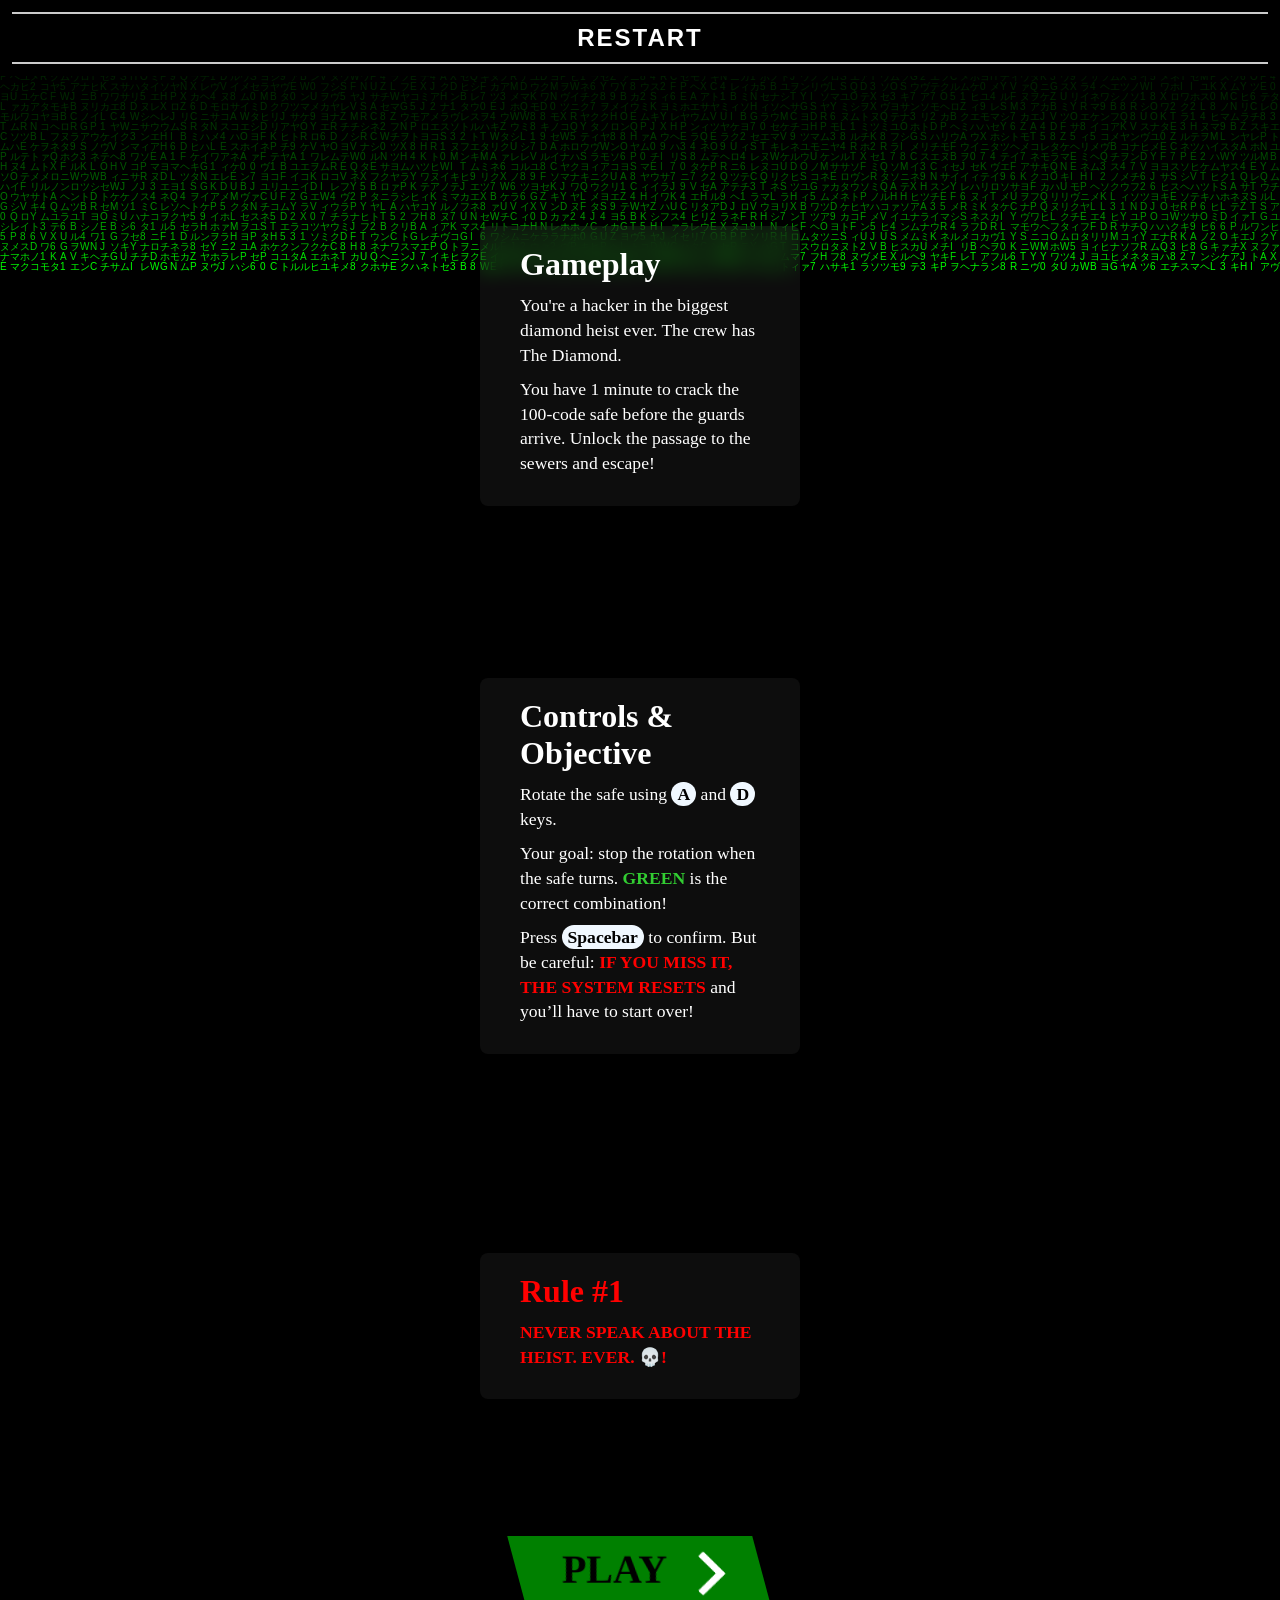
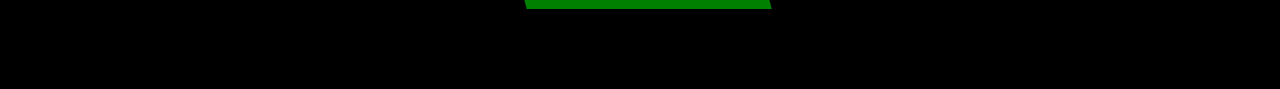
<file: index.html>
<!DOCTYPE html>
<html lang="en">
<head>
    <meta charset="UTF-8">
    <meta name="viewport" content="width=device-width, initial-scale=1.0">
    <!-- Vendetta favico -->  
    <link rel="icon" type="image/x-icon" href="assets/Guy_Fawkes_mask.svg">
    <link rel="stylesheet" href="css/gamestyle.css">
    <title>The Passage</title>
</head>
<body>
<!-- Matrix rainfall -->
<canvas id="matrixCanvas"></canvas>
    <header>
        <nav class="navbar">
            <a href="/" class="hover-underline">Restart</a>
        </nav>
    </header>
<main>
    <!--Landing page-->
    <section>

<!--    <div class="userinput">
            <form action="/server/index.php" method="POST">
            <label for="username">Enter you username</label>
            Username: <input type="text" name="username"><br>
           
            <input type="submit">
            </form>
        </div> -->

        <!--Gameplay Card-->
        <div class="container" >
            <div class="box">
            <!-- Box animations top-button -->  
                <span style="opacity: 70%;"></span>
                <div class="content">
                    <h2>Gameplay</h2>
                        <p>
                            You're a hacker in the biggest diamond heist ever. The crew has The Diamond.
                        </p>
                        <p>
                            You have 1 minute to crack the 100-code safe before the guards arrive.
                            Unlock the passage to the sewers and escape!
                        </p>
                </div>
            </div>

            <!--Controls & Objective Card-->
            <div class="box">
            <!-- Box animations top-button -->  
                <span style="opacity: 70%; top:-40px; bottom:-60px;"></span>
                <div class="content">
                    <h2>Controls & Objective</h2>
                    <p>
                    Rotate the safe using  
                    <kbd class="key">A</kbd> and 
                    <kbd class="key">D</kbd> keys.
                    </p>
                    <p>
                    Your goal: stop the rotation when the safe turns. 
                    <strong class="green-highlight">GREEN</strong> is the correct combination!
                    </p>
                    <p>
                    Press  
                    <kbd class="key">Spacebar</kbd>  
                    to confirm. But be careful:
                    <strong class="danger">If you miss it, the system resets</strong> and you’ll have to start over!
                    </p>
                </div>
            </div>

            <!--Rule Card-->
            <div class="box" style="margin-bottom: 10px; margin-top:10px">
            <!-- Box animations top-button --> 
                <span style="opacity: 70%; bottom:80px; top:80px;"></span>
                <div class="content">
                    <h2 style="color:red">Rule #1</h2>
                        <p style="font-weight: 
                        bold; text-transform: uppercase;
                        color:red
                        ">
                        Never speak about the heist. Ever. 💀!          
                        </p>
                </div>
            </div>
               <!--PlayBtn-->
            <div class="wrapper">
                <a class="cta" style="cursor: pointer" id="playButton">
                    <span>Play</span>
                    <span>
                    <svg width="66px" height="43px" viewBox="0 0 66 43" version="1.1" xmlns="http://www.w3.org/2000/svg" xmlns:xlink="http://www.w3.org/1999/xlink">
                        <g id="arrow" stroke="none" stroke-width="1" fill="none" fill-rule="evenodd">
                        <path class="one" d="M40.1543933,3.89485454 L43.9763149,0.139296592 C44.1708311,-0.0518420739 44.4826329,-0.0518571125 44.6771675,0.139262789 L65.6916134,20.7848311 C66.0855801,21.1718824 66.0911863,21.8050225 65.704135,22.1989893 C65.7000188,22.2031791 65.6958657,22.2073326 65.6916762,22.2114492 L44.677098,42.8607841 C44.4825957,43.0519059 44.1708242,43.0519358 43.9762853,42.8608513 L40.1545186,39.1069479 C39.9575152,38.9134427 39.9546793,38.5968729 40.1481845,38.3998695 C40.1502893,38.3977268 40.1524132,38.395603 40.1545562,38.3934985 L56.9937789,21.8567812 C57.1908028,21.6632968 57.193672,21.3467273 57.0001876,21.1497035 C56.9980647,21.1475418 56.9959223,21.1453995 56.9937605,21.1432767 L40.1545208,4.60825197 C39.9574869,4.41477773 39.9546013,4.09820839 40.1480756,3.90117456 C40.1501626,3.89904911 40.1522686,3.89694235 40.1543933,3.89485454 Z" fill="#FFFFFF"></path>
                        <path class="two" d="M20.1543933,3.89485454 L23.9763149,0.139296592 C24.1708311,-0.0518420739 24.4826329,-0.0518571125 24.6771675,0.139262789 L45.6916134,20.7848311 C46.0855801,21.1718824 46.0911863,21.8050225 45.704135,22.1989893 C45.7000188,22.2031791 45.6958657,22.2073326 45.6916762,22.2114492 L24.677098,42.8607841 C24.4825957,43.0519059 24.1708242,43.0519358 23.9762853,42.8608513 L20.1545186,39.1069479 C19.9575152,38.9134427 19.9546793,38.5968729 20.1481845,38.3998695 C20.1502893,38.3977268 20.1524132,38.395603 20.1545562,38.3934985 L36.9937789,21.8567812 C37.1908028,21.6632968 37.193672,21.3467273 37.0001876,21.1497035 C36.9980647,21.1475418 36.9959223,21.1453995 36.9937605,21.1432767 L20.1545208,4.60825197 C19.9574869,4.41477773 19.9546013,4.09820839 20.1480756,3.90117456 C20.1501626,3.89904911 20.1522686,3.89694235 20.1543933,3.89485454 Z" fill="#FFFFFF"></path>
                        <path class="three" d="M0.154393339,3.89485454 L3.97631488,0.139296592 C4.17083111,-0.0518420739 4.48263286,-0.0518571125 4.67716753,0.139262789 L25.6916134,20.7848311 C26.0855801,21.1718824 26.0911863,21.8050225 25.704135,22.1989893 C25.7000188,22.2031791 25.6958657,22.2073326 25.6916762,22.2114492 L4.67709797,42.8607841 C4.48259567,43.0519059 4.17082418,43.0519358 3.97628526,42.8608513 L0.154518591,39.1069479 C-0.0424848215,38.9134427 -0.0453206733,38.5968729 0.148184538,38.3998695 C0.150289256,38.3977268 0.152413239,38.395603 0.154556228,38.3934985 L16.9937789,21.8567812 C17.1908028,21.6632968 17.193672,21.3467273 17.0001876,21.1497035 C16.9980647,21.1475418 16.9959223,21.1453995 16.9937605,21.1432767 L0.15452076,4.60825197 C-0.0425130651,4.41477773 -0.0453986756,4.09820839 0.148075568,3.90117456 C0.150162624,3.89904911 0.152268631,3.89694235 0.154393339,3.89485454 Z" fill="#FFFFFF"></path>
                        </g>
                    </svg>
                    </span> 
                </a>
            </div>     
        </div>
        <!--Count back -->
        <div class="counter">
            <p id="countback" style="color: white"></p>
            <p id="timer" style="color: white;"></p>
        </div>
        <!--Gameplay -->
        <div class="gameplay" style="display: none;">
            <div class="lock-container">
                <div class="pointer"></div>
                <div class="circle-1">
                    <div class="center-dot"></div>

                    <div class="number" data-position="0">0</div>
                    <div class="number" data-position="5">5</div>
                    <div class="number" data-position="10">10</div>
                    <div class="number" data-position="15">15</div>
                    <div class="number" data-position="20">20</div>
                    <div class="number" data-position="25">25</div>
                    <div class="number" data-position="30">30</div>
                    <div class="number" data-position="35">35</div>
                    <div class="number" data-position="40">40</div>
                    <div class="number" data-position="45">45</div>
                    <div class="number" data-position="50">50</div>
                    <div class="number" data-position="55">55</div>
                    <div class="number" data-position="60">60</div>
                    <div class="number" data-position="65">65</div>
                    <div class="number" data-position="70">70</div>
                    <div class="number" data-position="75">75</div>
                    <div class="number" data-position="80">80</div>
                    <div class="number" data-position="85">85</div>
                    <div class="number" data-position="90">90</div>
                    <div class="number" data-position="95">95</div>
                    <div class="number" data-position="100">100</div>

                    <div class="circle-2">
                    </div>
                </div>
                <!--Control buttons -->
                <div class="controls">
                    <span data-key="65" class="key">
                        <kbd>A - Left</kbd>
                     </span>
                    <span data-key="68" class="key">
                        <kbd>D - Right</kbd>
                     </span>
                     <div data-key="32" class="key">
                        <kbd>Spacebar</kbd>
                     </div>
                </div>
            </div>
        </div>
        <div class="win" id="win" style="display: none;">
            <div>
                You win!
                <span>
                    <a href="/">OK</a>
                </span>
            </div>
        </div>
    </section>
</main>

<!--Audio for the control buttons -->
<audio data-key="65" src="sounds/green.mp3"></audio>
<audio data-key="68" src="sounds/green.mp3"></audio>
<audio data-key="32" src="sounds/spin.mp3"></audio>

<script src="client/game.js"></script>
</body>
</html>
</file>
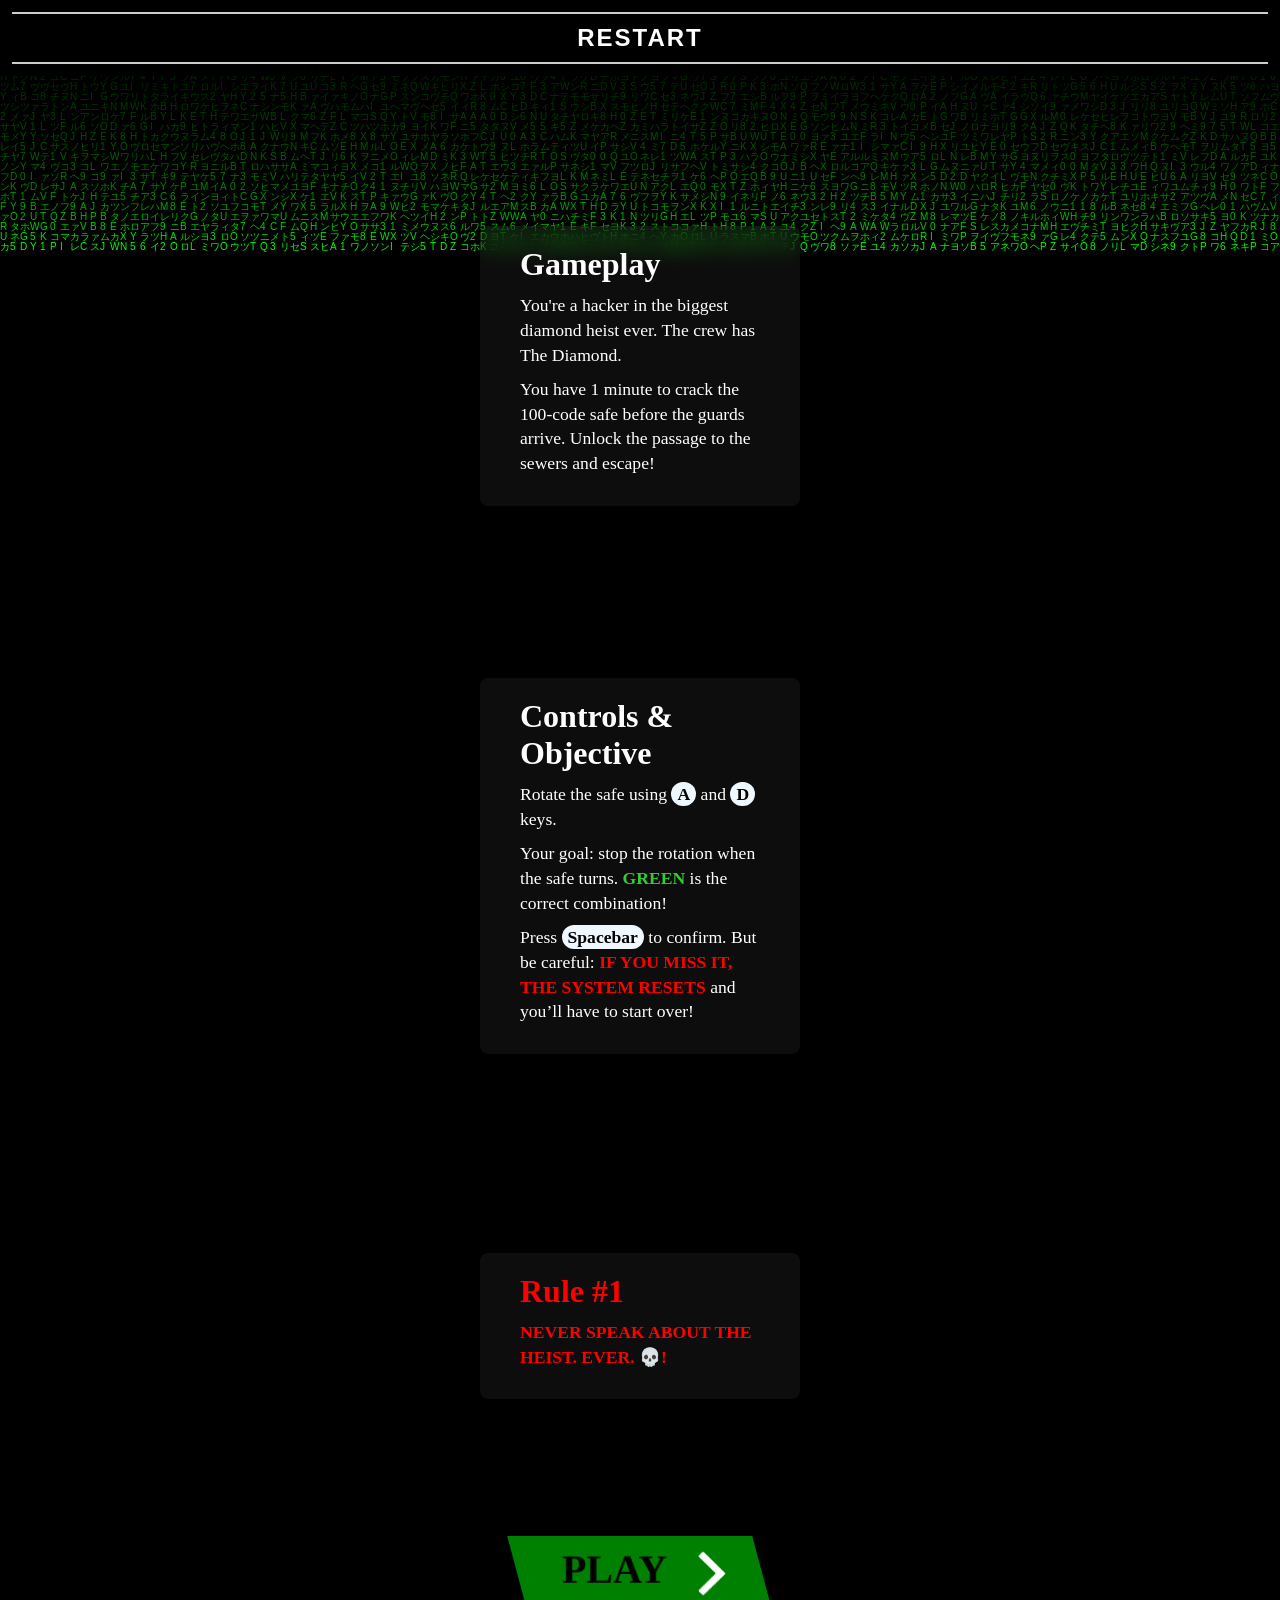
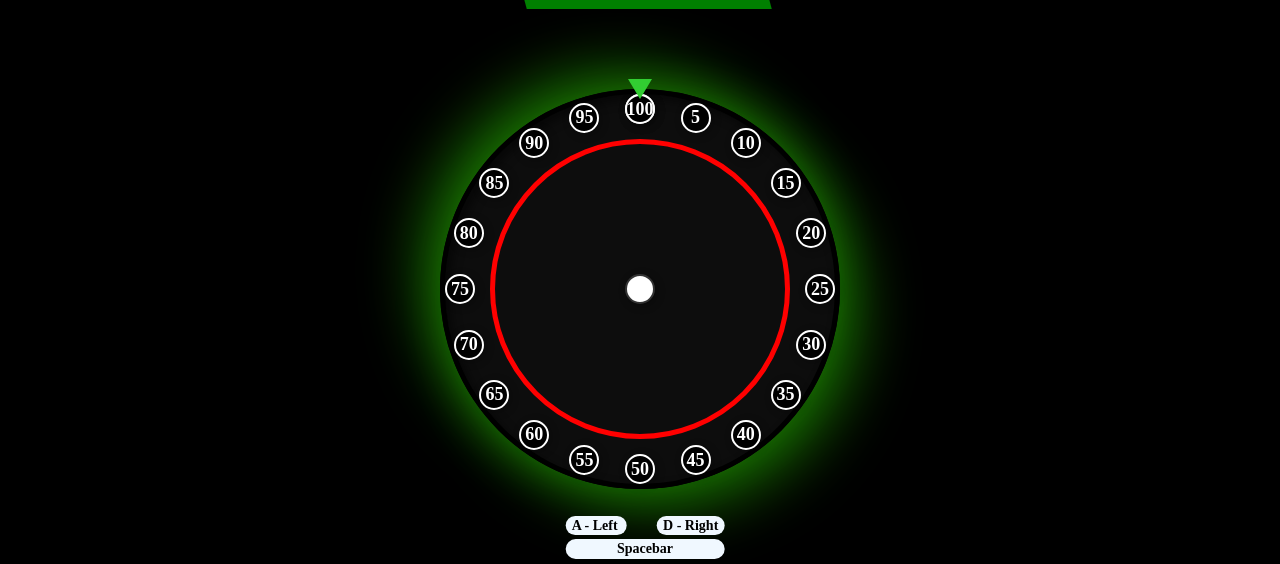
<file: game.html>
<!DOCTYPE html>
<html lang="en">
<head>
    <meta charset="UTF-8">
    <meta name="viewport" content="width=device-width, initial-scale=1.0">
    <!-- Vendetta favico -->  
    <link rel="icon" type="image/x-icon" href="assets/Guy_Fawkes_mask.svg">
    <link rel="stylesheet" href="css/gamestyle.css">
    <title>The Passage</title>
</head>
<body>
<!-- Matrix rainfall -->
<canvas id="matrixCanvas"></canvas>
    <header>
        <nav class="navbar">
            <a href="/game.html" class="hover-underline">Restart</a>
        </nav>
    </header>
<main>
    <!--Landing page-->
    <section>

        <!--Gameplay Card-->
        <div class="container" >
            <div class="box">
            <!-- Box animations top-button -->  
                <span style="opacity: 70%;"></span>
                <div class="content">
                    <h2>Gameplay</h2>
                        <p>
                            You're a hacker in the biggest diamond heist ever. The crew has The Diamond.
                        </p>
                        <p>
                            You have 1 minute to crack the 100-code safe before the guards arrive.
                            Unlock the passage to the sewers and escape!
                        </p>
                </div>
            </div>

            <!--Controls & Objective Card-->
            <div class="box">
            <!-- Box animations top-button -->  
                <span style="opacity: 70%; top:-40px; bottom:-60px;"></span>
                <div class="content">
                    <h2>Controls & Objective</h2>
                    <p>
                    Rotate the safe using  
                    <kbd class="key">A</kbd> and 
                    <kbd class="key">D</kbd> keys.
                    </p>
                    <p>
                    Your goal: stop the rotation when the safe turns. 
                    <strong class="green-highlight">GREEN</strong> is the correct combination!
                    </p>
                    <p>
                    Press  
                    <kbd class="key">Spacebar</kbd>  
                    to confirm. But be careful:
                    <strong class="danger">If you miss it, the system resets</strong> and you’ll have to start over!
                    </p>
                </div>
            </div>

            <!--Rule Card-->
            <div class="box" style="margin-bottom: 10px; margin-top:10px">
            <!-- Box animations top-button --> 
                <span style="opacity: 70%; bottom:80px; top:80px;"></span>
                <div class="content">
                    <h2 style="color:red">Rule #1</h2>
                        <p style="font-weight: 
                        bold; text-transform: uppercase;
                        color:red
                        ">
                        Never speak about the heist. Ever. 💀!          
                        </p>
                </div>
            </div>
               <!--PlayBtn-->
            <div class="wrapper">
                <a class="cta" style="cursor: pointer" id="playButton">
                    <span>Play</span>
                    <span>
                    <svg width="66px" height="43px" viewBox="0 0 66 43" version="1.1" xmlns="http://www.w3.org/2000/svg" xmlns:xlink="http://www.w3.org/1999/xlink">
                        <g id="arrow" stroke="none" stroke-width="1" fill="none" fill-rule="evenodd">
                        <path class="one" d="M40.1543933,3.89485454 L43.9763149,0.139296592 C44.1708311,-0.0518420739 44.4826329,-0.0518571125 44.6771675,0.139262789 L65.6916134,20.7848311 C66.0855801,21.1718824 66.0911863,21.8050225 65.704135,22.1989893 C65.7000188,22.2031791 65.6958657,22.2073326 65.6916762,22.2114492 L44.677098,42.8607841 C44.4825957,43.0519059 44.1708242,43.0519358 43.9762853,42.8608513 L40.1545186,39.1069479 C39.9575152,38.9134427 39.9546793,38.5968729 40.1481845,38.3998695 C40.1502893,38.3977268 40.1524132,38.395603 40.1545562,38.3934985 L56.9937789,21.8567812 C57.1908028,21.6632968 57.193672,21.3467273 57.0001876,21.1497035 C56.9980647,21.1475418 56.9959223,21.1453995 56.9937605,21.1432767 L40.1545208,4.60825197 C39.9574869,4.41477773 39.9546013,4.09820839 40.1480756,3.90117456 C40.1501626,3.89904911 40.1522686,3.89694235 40.1543933,3.89485454 Z" fill="#FFFFFF"></path>
                        <path class="two" d="M20.1543933,3.89485454 L23.9763149,0.139296592 C24.1708311,-0.0518420739 24.4826329,-0.0518571125 24.6771675,0.139262789 L45.6916134,20.7848311 C46.0855801,21.1718824 46.0911863,21.8050225 45.704135,22.1989893 C45.7000188,22.2031791 45.6958657,22.2073326 45.6916762,22.2114492 L24.677098,42.8607841 C24.4825957,43.0519059 24.1708242,43.0519358 23.9762853,42.8608513 L20.1545186,39.1069479 C19.9575152,38.9134427 19.9546793,38.5968729 20.1481845,38.3998695 C20.1502893,38.3977268 20.1524132,38.395603 20.1545562,38.3934985 L36.9937789,21.8567812 C37.1908028,21.6632968 37.193672,21.3467273 37.0001876,21.1497035 C36.9980647,21.1475418 36.9959223,21.1453995 36.9937605,21.1432767 L20.1545208,4.60825197 C19.9574869,4.41477773 19.9546013,4.09820839 20.1480756,3.90117456 C20.1501626,3.89904911 20.1522686,3.89694235 20.1543933,3.89485454 Z" fill="#FFFFFF"></path>
                        <path class="three" d="M0.154393339,3.89485454 L3.97631488,0.139296592 C4.17083111,-0.0518420739 4.48263286,-0.0518571125 4.67716753,0.139262789 L25.6916134,20.7848311 C26.0855801,21.1718824 26.0911863,21.8050225 25.704135,22.1989893 C25.7000188,22.2031791 25.6958657,22.2073326 25.6916762,22.2114492 L4.67709797,42.8607841 C4.48259567,43.0519059 4.17082418,43.0519358 3.97628526,42.8608513 L0.154518591,39.1069479 C-0.0424848215,38.9134427 -0.0453206733,38.5968729 0.148184538,38.3998695 C0.150289256,38.3977268 0.152413239,38.395603 0.154556228,38.3934985 L16.9937789,21.8567812 C17.1908028,21.6632968 17.193672,21.3467273 17.0001876,21.1497035 C16.9980647,21.1475418 16.9959223,21.1453995 16.9937605,21.1432767 L0.15452076,4.60825197 C-0.0425130651,4.41477773 -0.0453986756,4.09820839 0.148075568,3.90117456 C0.150162624,3.89904911 0.152268631,3.89694235 0.154393339,3.89485454 Z" fill="#FFFFFF"></path>
                        </g>
                    </svg>
                    </span> 
                </a>
            </div>     
        </div>
        <!--Count back -->
        <div class="counter">
            <p id="countBack" style="color: white"></p>
        </div>
        <!--Gameplay -->
        <div id="gamePlay" class="gamePlay">
            <div class="lock-container">
                <div class="pointer"></div>
                <div class="circle-1">
                    <div class="center-dot"></div>

                    <div class="number" data-position="0">0</div>
                    <div class="number" data-position="5">5</div>
                    <div class="number" data-position="10">10</div>
                    <div class="number" data-position="15">15</div>
                    <div class="number" data-position="20">20</div>
                    <div class="number" data-position="25">25</div>
                    <div class="number" data-position="30">30</div>
                    <div class="number" data-position="35">35</div>
                    <div class="number" data-position="40">40</div>
                    <div class="number" data-position="45">45</div>
                    <div class="number" data-position="50">50</div>
                    <div class="number" data-position="55">55</div>
                    <div class="number" data-position="60">60</div>
                    <div class="number" data-position="65">65</div>
                    <div class="number" data-position="70">70</div>
                    <div class="number" data-position="75">75</div>
                    <div class="number" data-position="80">80</div>
                    <div class="number" data-position="85">85</div>
                    <div class="number" data-position="90">90</div>
                    <div class="number" data-position="95">95</div>
                    <div class="number" data-position="100">100</div>

                    <div class="circle-2">
                    </div>
                </div>
                <!--Control buttons -->
                <div class="controls">
                    <span data-key="65" class="key">
                        <kbd>A - Left</kbd>
                     </span>
                    <span data-key="68" class="key">
                        <kbd>D - Right</kbd>
                     </span>
                     <div data-key="32" class="key">
                        <kbd>Spacebar</kbd>
                     </div>
                </div>
            </div>
        </div>
    </section>
</main>

<!--Audio for the control buttons -->
<audio data-key="65" src="sounds/green.mp3"></audio>
<audio data-key="68" src="sounds/green.mp3"></audio>
<audio data-key="32" src="sounds/spin.mp3"></audio>

<script src="server/game.js"></script>
</body>
</html>
</file>
<file: css/gamestyle.css>
*{
  margin: 0;
  padding: 0;
  box-sizing: border-box;
  font-family: consolas;
}

body {
  justify-content: center;
  align-items: center;
  height: 100vh;
  background: #000;
  margin: 0;
  min-height: 100vh;
}

#matrixCanvas{
  position: fixed;
  top: 0;
  left: 0;
  z-index: -1;
  width: 100vw;
  height: 100vh;
  display: block;
}

/************** Navbar **************/

.navbar{
    background-color: black;
    padding:12px;
    flex: auto;
    text-align: center;
}

.navbar a {
  display: block;
  font-size: 24px;
  font-family: sans-serif;
  text-decoration: none;
  color: white;
  font-weight: bold;
  text-transform: uppercase;
  border-top: 2px solid #cbcbcb;
  border-bottom: 2px solid #cbcbcb;
  padding: 10px;
  letter-spacing: 2px;
  transition: all .25s;
}

.navbar a:hover {
  letter-spacing: 15px;
  border-top: 2px solid #999999;
  border-bottom: 2px solid #999999;
}

.hover-underline {
  font-size: 2rem;
  color: #ffffff;
  position: relative;
  display: inline-block;
}

.hover-underline::after,
.hover-underline::before {
  content: '';
  position: absolute;
  width: 100%;
  height: 3px;
  background: green;
  bottom: -5px;
  left: 0;
  transform: scaleX(0);
  transform-origin: right;
  transition: transform 0.4s ease-out;
}

.hover-underline::before {
  top: -5px;
  transform-origin: left;
}

.hover-underline:hover::after,
.hover-underline:hover::before {
  transform: scaleX(1);
}

/************** Cards **************/

.container
{
  display: flex;
  flex-direction: column;
  justify-content: center;
  align-items: center;
  flex-wrap: wrap;
  padding: 40px 0;
}

.hiddenContainer{
  display: none;
  flex-direction: column;
  justify-content: center;
  align-items: center;
  flex-wrap: wrap;
  padding: 40px 0;
  transition: all;
  transform: translateY(-150rem);
}
.container .box
{
  position: relative;
  width: 320px;
  height: 400px;
  display: flex;
  justify-content: center;
  align-items: center;
  margin: 50px 30px;
  transition: 0.5s;
}

.container .box span
{
  display: block;
  position: absolute;
  top: 0;
  left: 0;
  right: 0;
  bottom: 0;
  z-index: 5;
  pointer-events: none;
}

.container .box span::before
{
  content:'';
  position: absolute;
  top: 0;
  left: 0;
  width: 0;
  height: 0;
  border-radius: 8px;
  background: rgba(255, 255, 255, 0.1);
  backdrop-filter: blur(10px);
  opacity: 0;
  transition: 0.1s;  
  animation: animate 2s ease-in-out infinite;
  box-shadow: 0 5px 15px rgba(0,0,0,0.08)
}

.container .box:hover span::before
{
  top: -50px;
  left: 50px;
  width: 100px;
  height: 100px;
  opacity: 1;
}

.container .box span::after
{
  content:'';
  position: absolute;
  bottom: 0;
  right: 0;
  width: 100%;
  height: 100%;
  border-radius: 8px;
  background: rgba(255, 255, 255, 0.1);
  backdrop-filter: blur(10px);
  opacity: 0;
  transition: 0.5s;
  animation: animate 2s ease-in-out infinite;
  box-shadow: 0 5px 15px rgba(0,0,0,0.08);
  animation-delay: -1s;
}

.container .box:hover span:after
{
  bottom: -50px;
  right: 50px;
  width: 100px;
  height: 100px;
  opacity: 1;
}

/* Span animations */

@keyframes animate
{
  0%, 100%
  {
    transform: translateY(10px);
  }
  
  50%
  {
    transform: translate(-10px);
  }
}

.container .box .content
{
  position: relative;
  left: 0;
  padding: 20px 40px;
  background: rgba(255, 255, 255, 0.05);
  backdrop-filter: blur(10px);
  box-shadow: 0 5px 15px rgba(0, 0, 0, 0.1);
  border-radius: 8px;
  z-index: 1;
  transform: 0.5s;
  color: #fff;
}

.container .box:hover .content
{
  left: -25px;
  padding: 60px 40px;
}

.container .box .content h2
{
  font-size: 2em;
  color: #fff;
  margin-bottom: 10px;
}

.container .box .content p
{
  font-size: 1.1em;
  margin-bottom: 10px;
  line-height: 1.4em;
}

/* Controls & Obj */

.key {
  background-color: aliceblue;
  color: black;
  font-weight: bold;
  padding: 2px 6px;
  border-radius: 15px;
}

.green-highlight {
  color: limegreen;
  font-weight: bold;
}

.danger {
  color: red;
  text-transform: uppercase;
  font-weight: bold;
}

/************** Play BTN **************/

.wrapper {
  display: flex;
  justify-content: center;
}

.cta {
    display: flex;
    padding: 10px 45px;
    text-decoration: none;
    font-family: 'Poppins', sans-serif;
    font-size: 40px;
    color: black;
    font-weight: bold;
    text-transform: uppercase;
    background: green;
    transition: 1s;
    box-shadow: 6px 6px 0 black;
    transform: skewX(15deg);
}

.cta:focus {
   outline: none; 
}

.cta:hover {
    transition: 0.5s;
    box-shadow: 10px 10px 0 rgb(77, 77, 77);
}

.cta span:nth-child(2) {
    transition: 0.5s;
    margin-right: 0px;
}

.cta:hover  span:nth-child(2) {
    transition: 0.5s;
    margin-right: 45px;
}

  span {
    transform: skewX(-15deg) 
  }

  span:nth-child(2) {
    width: 20px;
    margin-left: 30px;
    position: relative;
    top: 12%;
  }
  
/**************SVG****************/

path.one {
   
    transition: 0.4s;
    transform: translateX(-60%);
}

path.two {
    transition: 0.5s;
    transform: translateX(-30%);
}

.cta:hover path.three {
    animation: color_anim 1s infinite 0.2s;
}

.cta:hover path.one {
    transform: translateX(0%);
    animation: color_anim 1s infinite 0.6s;
}

.cta:hover path.two {
    transform: translateX(0%);
    animation: color_anim 1s infinite 0.4s;
}

/* SVG animations */

@keyframes color_anim {
    0% {
        fill: black;
    }
    50% {
        fill: limegreen;
    }
    100% {
        fill: black;
    }
}

/************** Counter ****************/

.counter {
  display: flex;
  padding: 20px;
  justify-content: center;
  
}

/************** Gameplay ****************/


.lock-container {
    position: relative;
    display: flex;
    justify-content: center;
    align-items: center;
  }

  .circle-1{
    position: relative;
    display: flex;
    justify-content: center;
    align-items: center;
    height: 400px;
    width: 400px;
    border: 5px solid black;
    border-radius: 50%;
    box-shadow: 
    20px 20px 60px rgba(55, 255, 0, 0.4),
    -20px -20px 60px rgba(55, 255, 0, 0.4),
    inset 5px 5px 10px rgba(0,0,0,0.5);
    background: rgba(255, 255, 255, 0.05);
    backdrop-filter: blur(10px);
    transition: transform 0.3s ease;
    transform-origin: center center;
  }

  .pointer{
    position: absolute;
    transform: rotate(180deg);   
    top:-10px;
    justify-content: center;
    width:0;
    height: 0;
    border-left: 12px solid transparent;
    border-right: 12px solid transparent;
    border-bottom: 20px solid limegreen;
    z-index: 10;
  }

  .number{
    position: absolute;
    width: 30px;
    height: 30px;
    display: flex;
    justify-content: center;
    align-items: center;
    font-size: 18px;
    font-weight: bold;
    color: white;
    background: black;
    border: 2px solid white;
    border-radius: 50%;
    box-shadow: 2px 2px 8px rgba(0,0,0,0.3);
  }

  .circle-2{
    height: 300px;
    width: 300px;
    border: 5px solid red;
    border-radius: 50%;
    display: flex;
  }

  .center-dot{
    position: absolute;
    width: 30px;
    height: 30px;
    display: flex;
    justify-content: center;
    align-items: center;
    font-size: 18px;
    font-weight: bold;
    color: #333;
    background: #fff;
    border: 2px solid #333;
    border-radius: 50%;
    box-shadow: 2px 2px 8px rgba(0,0,0,0.3);
  }

 .controls {
  position: absolute;
  bottom: -80px;
  left: 50%;
  transform: translateX(-50%);
  text-align: center;
  color: white;
  font-size: 14px;
  margin:5px;
  }

.controls div {
    margin: 5px 0;
}

.win {
  /*Display change to FLEX*/
  position: fixed;
  color: white;
  justify-content: center;
  top:0;
  left:0;
  width: 100vw;
  height: 100vh;
  align-items: center;
  z-index: 9999;
  backdrop-filter: blur(8px);
  background-color: rgba(0,0,0, 0.4);
}

.win div {
  background: black;
  padding: 2rem 3rem;
  border-radius: 12px;
  font-size: 1.5rem;
  text-align: center;
  box-shadow: 0 0 20px rgba(0,0,0,0.3);
}

.win a {
  display: inline-block;
  margin-top: 1rem;
  padding: 0.5rem 1.5rem;
  background-color: green;
  color:black;
  text-decoration: none;
  border-radius: 6px;
  font-weight: bold;
  transition: bakground-color 0.3s ease;
}
.win a:hover {
  background-color: rgb(0, 94, 0);
}
</file>
